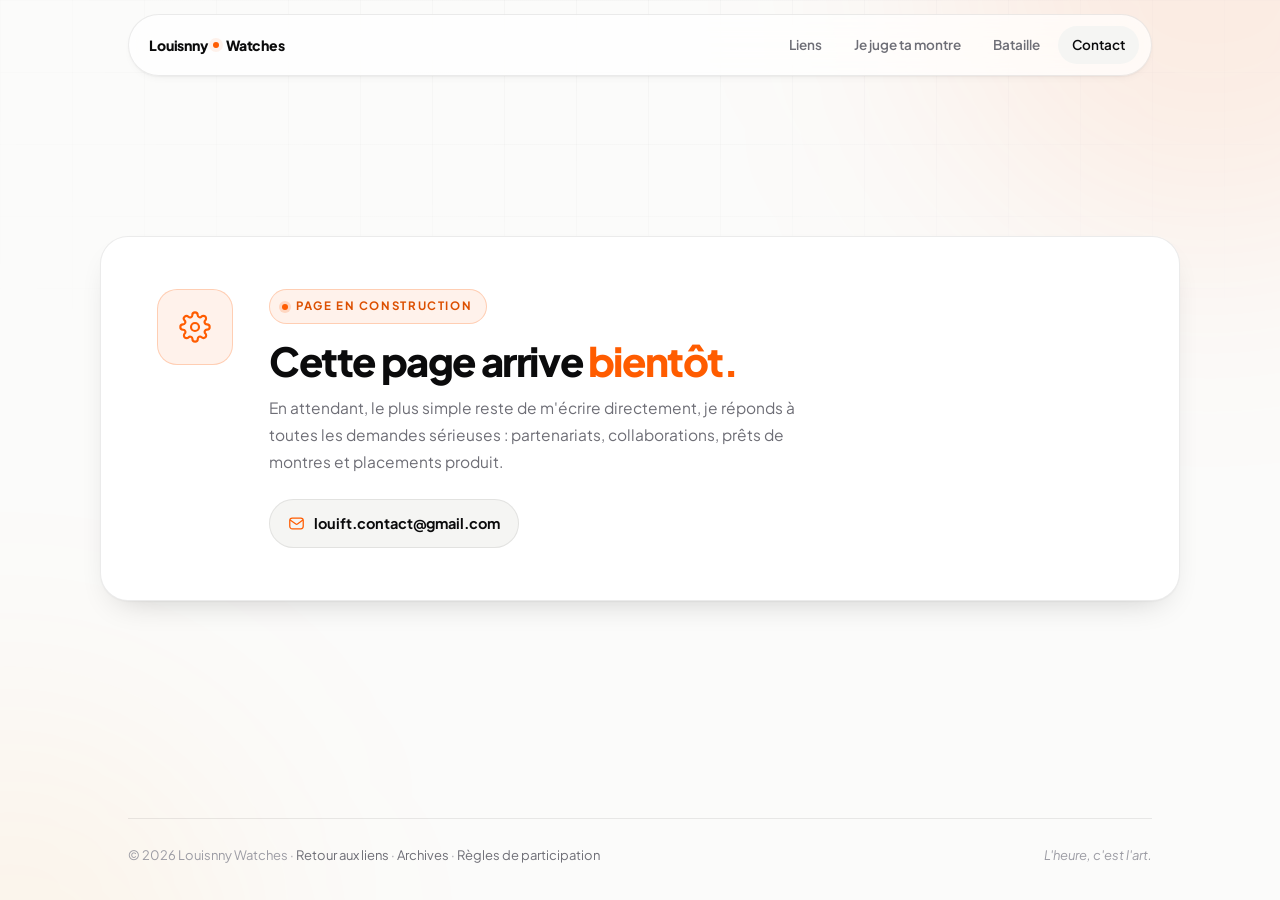
<file: contact.html>
<!DOCTYPE html>
<html lang="fr">
<head>
<meta charset="UTF-8"/>
<meta name="viewport" content="width=device-width, initial-scale=1.0"/>
<title>Contact professionnel · Louisnny Watches</title>
<meta name="description" content="Partenariats, collaborations et demandes professionnelles, contactez Louisnny Watches."/>
<meta name="theme-color" content="#FBFBFA"/>
<link rel="icon" href="data:image/svg+xml,<svg xmlns='http://www.w3.org/2000/svg' viewBox='0 0 32 32'><rect width='32' height='32' rx='9' fill='%230B0B0C'/><circle cx='16' cy='16' r='7' fill='none' stroke='%23FF5C00' stroke-width='2.4'/><path d='M16 12.4V16l2.2 2.2' stroke='%23FF5C00' stroke-width='2.4' stroke-linecap='round' fill='none'/></svg>"/>
<link rel="preconnect" href="https://fonts.googleapis.com"/>
<link rel="preconnect" href="https://fonts.gstatic.com" crossorigin/>
<link href="https://fonts.googleapis.com/css2?family=Plus+Jakarta+Sans:wght@400;500;600;700;800&display=swap" rel="stylesheet"/>

<!-- og -->
<link rel="canonical" href="https://iamlouis.co/contact.html"/>
<meta property="og:type" content="website"/>
<meta property="og:site_name" content="Louisnny Watches"/>
<meta property="og:locale" content="fr_FR"/>
<meta property="og:title" content="Contact professionnel"/>
<meta property="og:description" content="Partenariats, collaborations et demandes professionnelles."/>
<meta property="og:url" content="https://iamlouis.co/contact.html"/>
<meta property="og:image" content="https://iamlouis.co/og.png"/>
<meta property="og:image:width" content="1200"/>
<meta property="og:image:height" content="630"/>
<meta name="twitter:card" content="summary_large_image"/>
<meta name="twitter:title" content="Contact professionnel"/>
<meta name="twitter:description" content="Partenariats, collaborations et demandes professionnelles."/>
<meta name="twitter:image" content="https://iamlouis.co/og.png"/>
<!-- /og -->
<link rel="stylesheet" href="style.css"/>
</head>
<body>

<div class="canvas">
  <div class="veil veil-1"></div>
  <div class="veil veil-2"></div>
</div>

<div class="wrap">
  <nav class="nav" data-rise style="--d:.05s">
    <a href="index.html" class="nav-logo">Louisnny<i></i><span class="logo-tail">Watches</span></a>
    <div class="nav-links">
      <a href="index.html" class="nav-link">Liens</a>
      <a href="juge-ta-montre.html" class="nav-link"><span class="nav-full">Je juge ta montre</span><span class="nav-short">Juger</span></a>
      <a href="bataille.html" class="nav-link">Bataille</a>
      <a href="contact.html" class="nav-link is-active">Contact</a>
    </div>
  </nav>
</div>

<main class="wrap main stage">
  <section class="card wip" data-rise style="--d:.18s">
    <div class="wip-ico">
      <svg viewBox="0 0 24 24" fill="none" stroke="currentColor" stroke-width="1.6" stroke-linecap="round" stroke-linejoin="round">
        <circle cx="12" cy="12" r="3"/>
        <path d="M19.4 15a1.65 1.65 0 0 0 .33 1.82l.06.06a2 2 0 1 1-2.83 2.83l-.06-.06a1.65 1.65 0 0 0-1.82-.33 1.65 1.65 0 0 0-1 1.51V21a2 2 0 0 1-4 0v-.09A1.65 1.65 0 0 0 9 19.4a1.65 1.65 0 0 0-1.82.33l-.06.06a2 2 0 1 1-2.83-2.83l.06-.06a1.65 1.65 0 0 0 .33-1.82 1.65 1.65 0 0 0-1.51-1H3a2 2 0 0 1 0-4h.09A1.65 1.65 0 0 0 4.6 9a1.65 1.65 0 0 0-.33-1.82l-.06-.06a2 2 0 1 1 2.83-2.83l.06.06a1.65 1.65 0 0 0 1.82.33H9a1.65 1.65 0 0 0 1-1.51V3a2 2 0 0 1 4 0v.09a1.65 1.65 0 0 0 1 1.51 1.65 1.65 0 0 0 1.82-.33l.06-.06a2 2 0 1 1 2.83 2.83l-.06.06a1.65 1.65 0 0 0-.33 1.82V9a1.65 1.65 0 0 0 1.51 1H21a2 2 0 0 1 0 4h-.09a1.65 1.65 0 0 0-1.51 1z"/>
      </svg>
    </div>
    <div class="wip-body">
      <span class="eyebrow"><span class="pulse"></span> Page en construction</span>
      <h1 class="wip-title">Cette page arrive <em>bientôt.</em></h1>
      <p class="wip-text">
        En attendant, le plus simple reste de m'écrire directement, je réponds à toutes
        les demandes sérieuses : partenariats, collaborations, prêts de montres et placements produit.
      </p>
      <a href="mailto:louift.contact@gmail.com" class="wip-mail">
        <svg viewBox="0 0 24 24" fill="none" stroke="currentColor" stroke-width="1.8" stroke-linecap="round" stroke-linejoin="round">
          <rect x="2.5" y="4.5" width="19" height="15" rx="3.5"/><path d="M3.5 7.5l7.6 5.2a2 2 0 0 0 2.3 0l7.1-5.2"/>
        </svg>
        louift.contact@gmail.com
      </a>
    </div>
  </section>
</main>

<div class="wrap">
  <footer class="foot" data-rise style="--d:.3s">
    <span>&copy; 2026 Louisnny Watches · <a href="index.html">Retour aux liens</a> · <a href="batailles.html">Archives</a> · <a href="reglement.html">Règles de participation</a></span>
    <span class="foot-sign">L'heure, c'est l'art.</span>
  </footer>
</div>

</body>
</html>
</file>
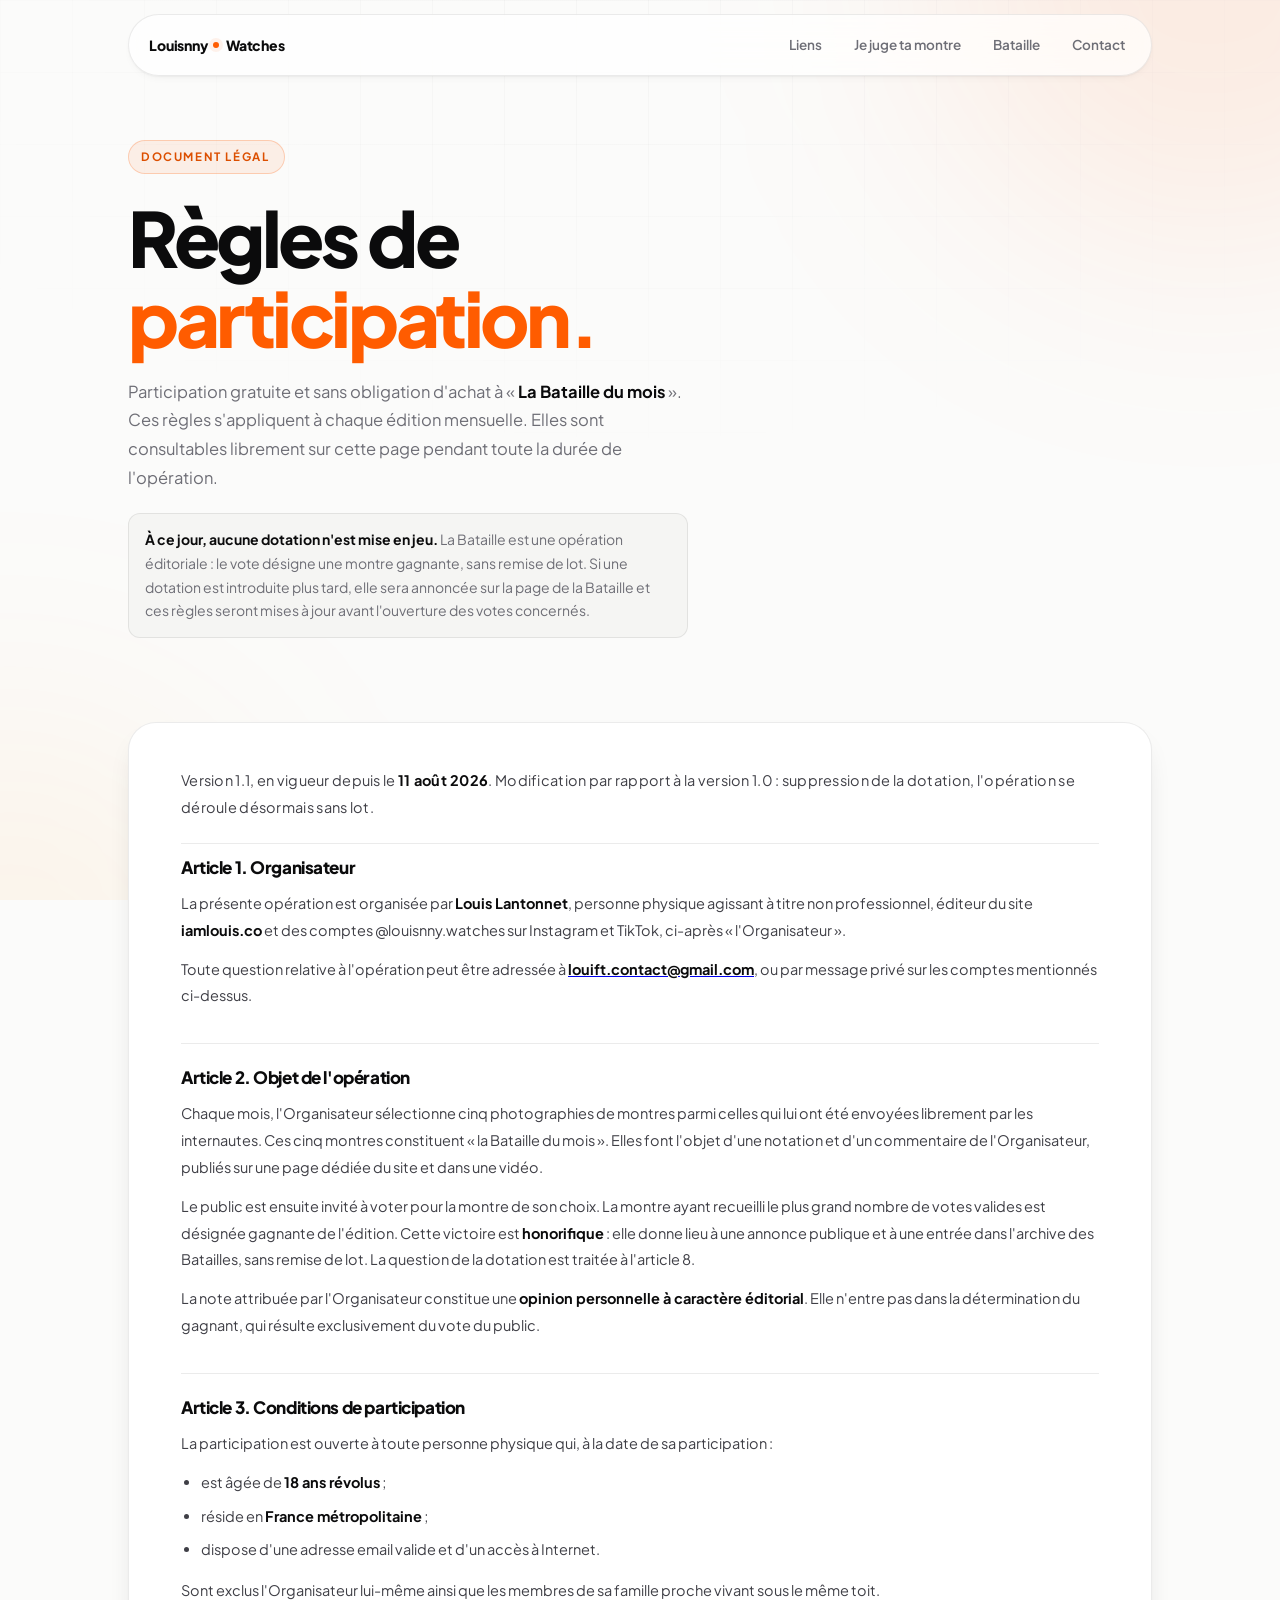
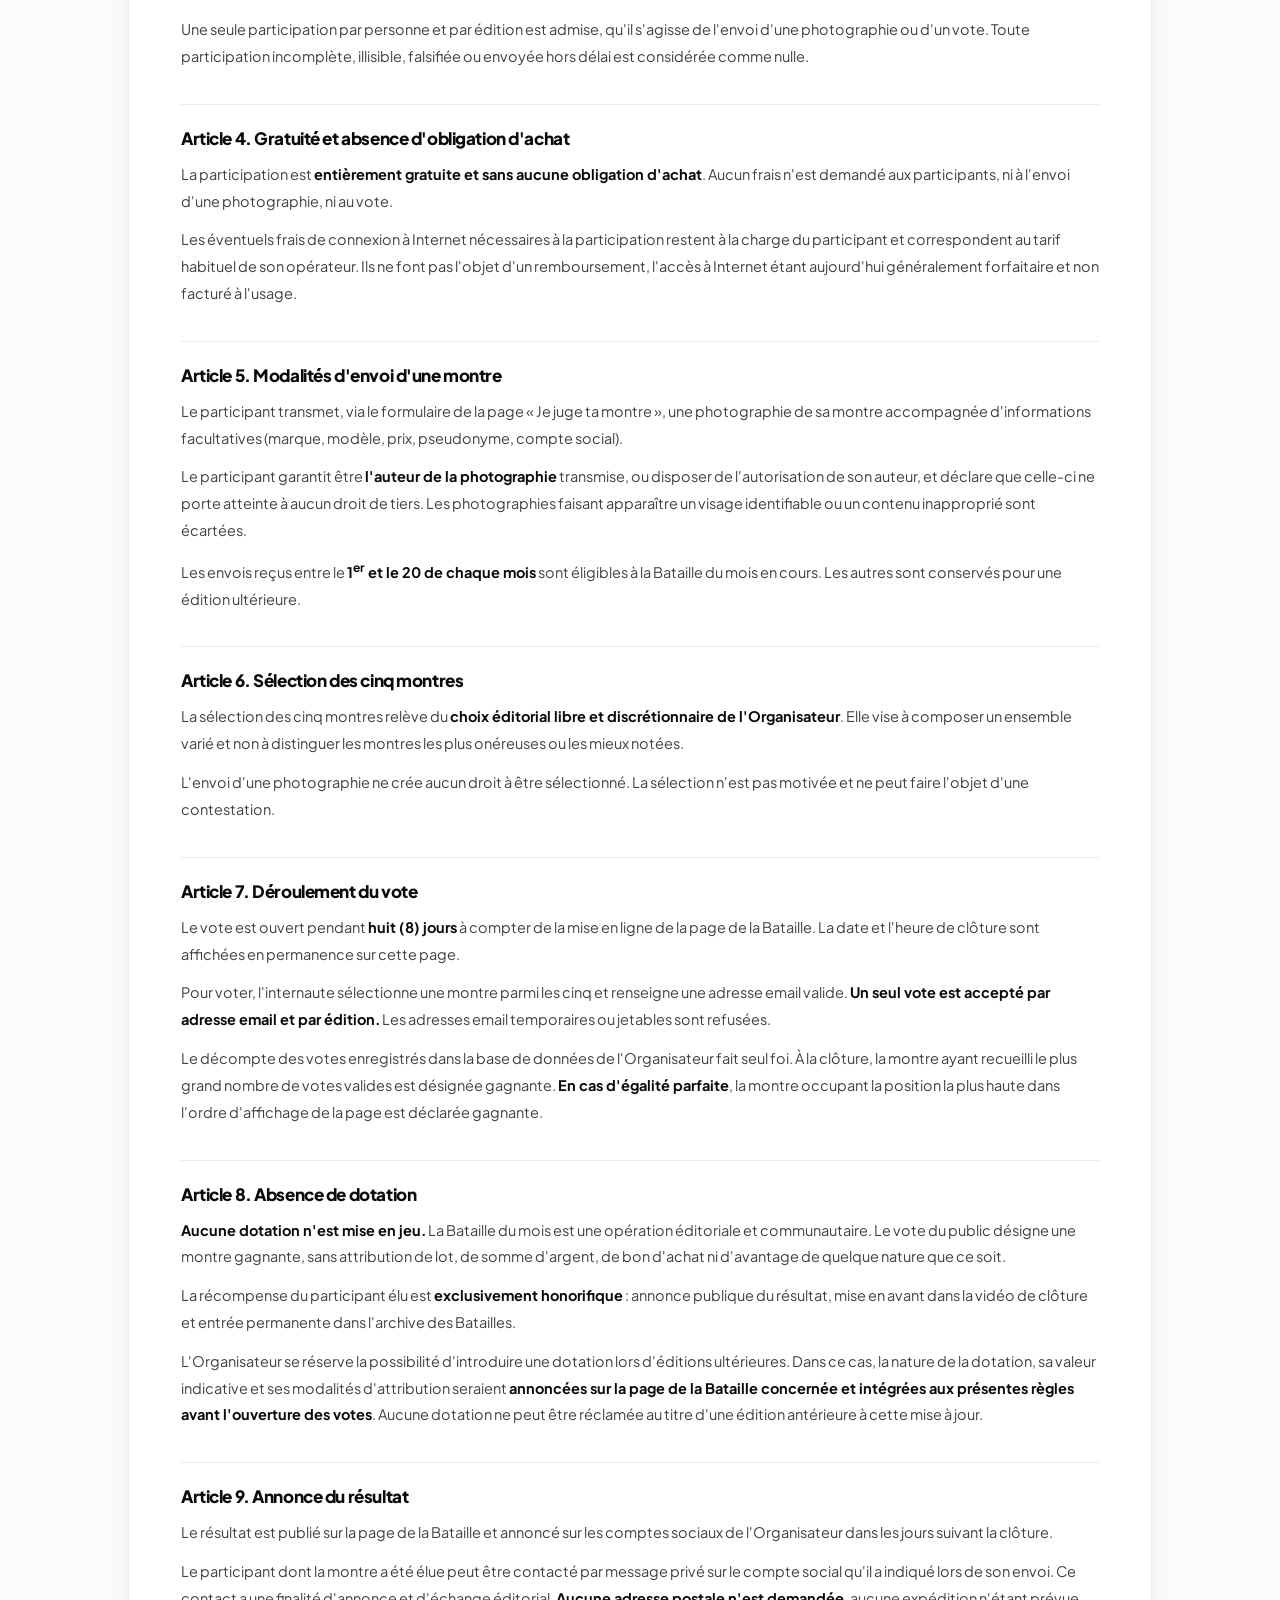
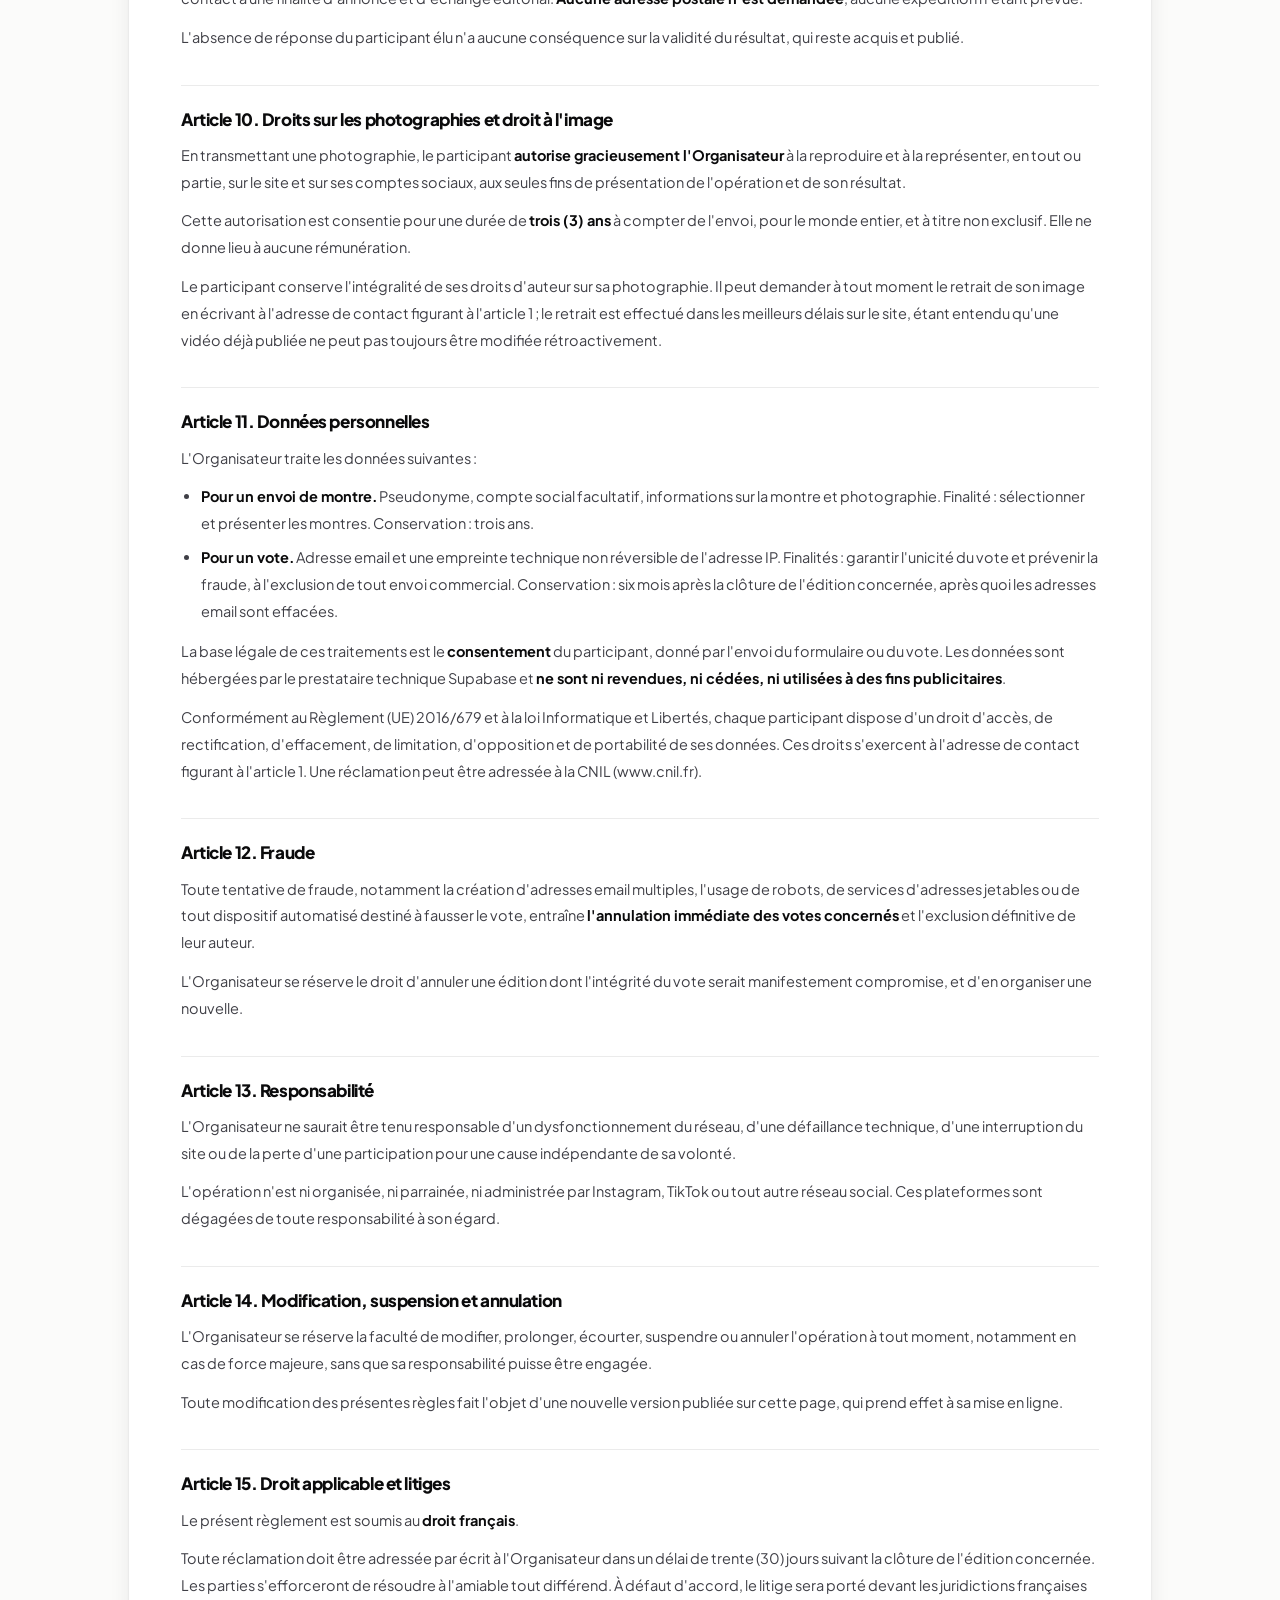
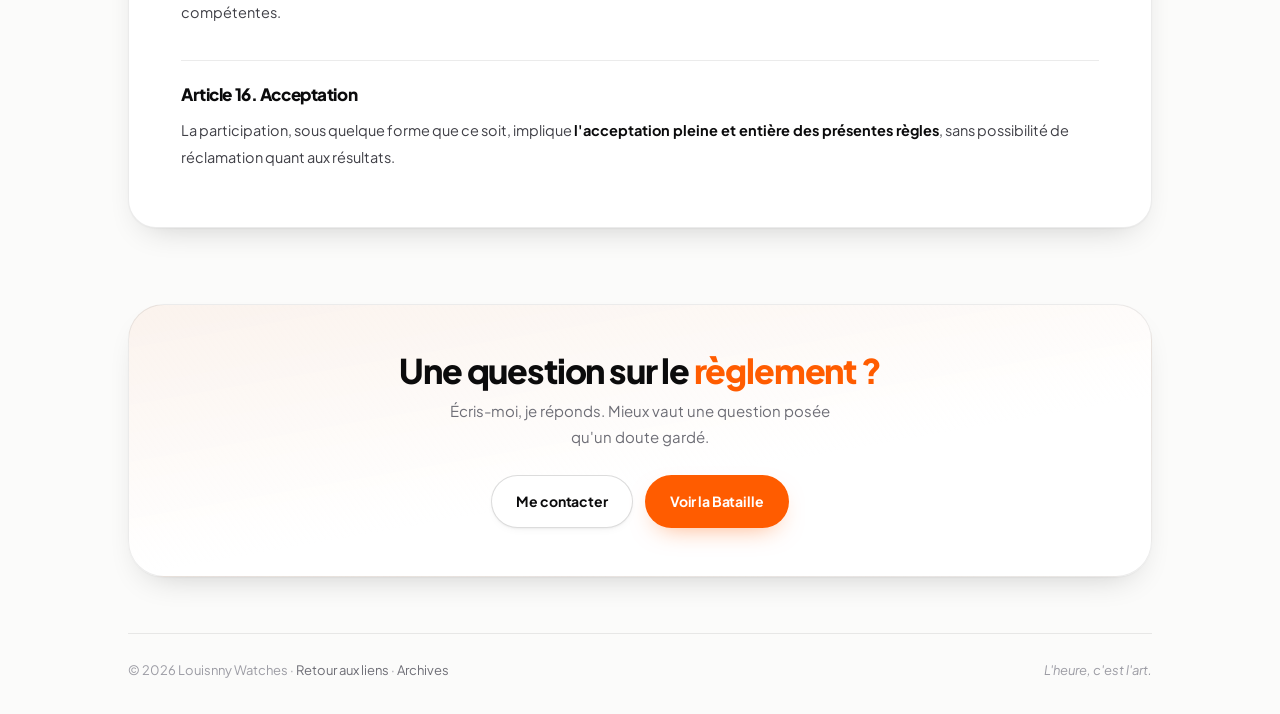
<file: reglement.html>
<!DOCTYPE html>
<html lang="fr">
<head>
<meta charset="UTF-8"/>
<meta name="viewport" content="width=device-width, initial-scale=1.0"/>
<title>Règles de participation · La Bataille · Louisnny Watches</title>
<meta name="description" content="Règles de participation à « La Bataille du mois » de Louisnny Watches. Participation gratuite, sans obligation d'achat et, à ce jour, sans dotation."/>
<meta name="robots" content="noindex, follow"/>
<meta name="theme-color" content="#FBFBFA"/>
<link rel="icon" href="data:image/svg+xml,<svg xmlns='http://www.w3.org/2000/svg' viewBox='0 0 32 32'><rect width='32' height='32' rx='9' fill='%230B0B0C'/><circle cx='16' cy='16' r='7' fill='none' stroke='%23FF5C00' stroke-width='2.4'/><path d='M16 12.4V16l2.2 2.2' stroke='%23FF5C00' stroke-width='2.4' stroke-linecap='round' fill='none'/></svg>"/>
<link rel="preconnect" href="https://fonts.googleapis.com"/>
<link rel="preconnect" href="https://fonts.gstatic.com" crossorigin/>
<link href="https://fonts.googleapis.com/css2?family=Plus+Jakarta+Sans:wght@400;500;600;700;800&display=swap" rel="stylesheet"/>

<!-- og -->
<link rel="canonical" href="https://iamlouis.co/reglement.html"/>
<meta property="og:type" content="website"/>
<meta property="og:site_name" content="Louisnny Watches"/>
<meta property="og:locale" content="fr_FR"/>
<meta property="og:title" content="Règles de participation"/>
<meta property="og:description" content="Règles de participation à « La Bataille du mois ». Gratuit, sans obligation d'achat."/>
<meta property="og:url" content="https://iamlouis.co/reglement.html"/>
<meta property="og:image" content="https://iamlouis.co/og.png"/>
<meta property="og:image:width" content="1200"/>
<meta property="og:image:height" content="630"/>
<meta name="twitter:card" content="summary_large_image"/>
<meta name="twitter:title" content="Règles de participation"/>
<meta name="twitter:description" content="Règles de participation à « La Bataille du mois ». Gratuit, sans obligation d'achat."/>
<meta name="twitter:image" content="https://iamlouis.co/og.png"/>
<!-- /og -->
<link rel="stylesheet" href="style.css"/>
</head>
<body>

<div class="canvas">
  <div class="veil veil-1"></div>
  <div class="veil veil-2"></div>
</div>

<div class="wrap">
  <nav class="nav" data-rise style="--d:.05s">
    <a href="index.html" class="nav-logo">Louisnny<i></i><span class="logo-tail">Watches</span></a>
    <div class="nav-links">
      <a href="index.html" class="nav-link">Liens</a>
      <a href="juge-ta-montre.html" class="nav-link"><span class="nav-full">Je juge ta montre</span><span class="nav-short">Juger</span></a>
      <a href="bataille.html" class="nav-link">Bataille</a>
      <a href="contact.html" class="nav-link">Contact</a>
    </div>
  </nav>
</div>

<main class="wrap main">

  <section class="hero" data-rise style="--d:.15s">
    <span class="eyebrow">Document légal</span>
    <h1 class="hero-title">Règles de <em>participation.</em></h1>
    <p class="hero-text">
      Participation gratuite et sans obligation d'achat à « <strong>La Bataille du mois</strong> ».
      Ces règles s'appliquent à chaque édition mensuelle. Elles sont consultables
      librement sur cette page pendant toute la durée de l'opération.
    </p>
    <p class="hero-note">
      <strong>À ce jour, aucune dotation n'est mise en jeu.</strong> La Bataille est une
      opération éditoriale : le vote désigne une montre gagnante, sans remise de lot.
      Si une dotation est introduite plus tard, elle sera annoncée sur la page de la
      Bataille et ces règles seront mises à jour avant l'ouverture des votes concernés.
    </p>
  </section>

  <section class="section" data-rise style="--d:.25s">
    <div class="card legal">

      <p class="legal-meta">
        Version 1.1, en vigueur depuis le <strong>11 août 2026</strong>.
        Modification par rapport à la version 1.0 : suppression de la dotation,
        l'opération se déroule désormais sans lot.
      </p>

      <h2>Article 1. Organisateur</h2>
      <p>
        La présente opération est organisée par <strong>Louis Lantonnet</strong>, personne physique
        agissant à titre non professionnel, éditeur du site
        <strong><span class="nowrap">iamlouis.co</span></strong> et des comptes
        <span class="nowrap">@louisnny.watches</span> sur Instagram et TikTok,
        ci-après « l'Organisateur ».
      </p>
      <p>
        Toute question relative à l'opération peut être adressée à
        <a href="mailto:louift.contact@gmail.com" class="nowrap"><strong>louift.contact@gmail.com</strong></a>,
        ou par message privé sur les comptes mentionnés ci-dessus.
      </p>

      <h2>Article 2. Objet de l'opération</h2>
      <p>
        Chaque mois, l'Organisateur sélectionne cinq photographies de montres parmi celles
        qui lui ont été envoyées librement par les internautes. Ces cinq montres constituent
        « la Bataille du mois ». Elles font l'objet d'une notation et d'un commentaire de
        l'Organisateur, publiés sur une page dédiée du site et dans une vidéo.
      </p>
      <p>
        Le public est ensuite invité à voter pour la montre de son choix. La montre ayant
        recueilli le plus grand nombre de votes valides est désignée gagnante de l'édition.
        Cette victoire est <strong>honorifique</strong> : elle donne lieu à une annonce publique
        et à une entrée dans l'archive des Batailles, sans remise de lot. La question de la
        dotation est traitée à l'article 8.
      </p>
      <p>
        La note attribuée par l'Organisateur constitue une <strong>opinion personnelle à
        caractère éditorial</strong>. Elle n'entre pas dans la détermination du gagnant, qui
        résulte exclusivement du vote du public.
      </p>

      <h2>Article 3. Conditions de participation</h2>
      <p>La participation est ouverte à toute personne physique qui, à la date de sa participation :</p>
      <ul>
        <li>est âgée de <strong>18 ans révolus</strong> ;</li>
        <li>réside en <strong>France métropolitaine</strong> ;</li>
        <li>dispose d'une adresse email valide et d'un accès à Internet.</li>
      </ul>
      <p>
        Sont exclus l'Organisateur lui-même ainsi que les membres de sa famille proche
        vivant sous le même toit.
      </p>
      <p>
        Une seule participation par personne et par édition est admise, qu'il s'agisse
        de l'envoi d'une photographie ou d'un vote. Toute participation incomplète,
        illisible, falsifiée ou envoyée hors délai est considérée comme nulle.
      </p>

      <h2>Article 4. Gratuité et absence d'obligation d'achat</h2>
      <p>
        La participation est <strong>entièrement gratuite et sans aucune obligation
        d'achat</strong>. Aucun frais n'est demandé aux participants, ni à l'envoi d'une
        photographie, ni au vote.
      </p>
      <p>
        Les éventuels frais de connexion à Internet nécessaires à la participation restent
        à la charge du participant et correspondent au tarif habituel de son opérateur.
        Ils ne font pas l'objet d'un remboursement, l'accès à Internet étant aujourd'hui
        généralement forfaitaire et non facturé à l'usage.
      </p>

      <h2>Article 5. Modalités d'envoi d'une montre</h2>
      <p>
        Le participant transmet, via le formulaire de la page « Je juge ta montre »,
        une photographie de sa montre accompagnée d'informations facultatives
        (marque, modèle, prix, pseudonyme, compte social).
      </p>
      <p>
        Le participant garantit être <strong>l'auteur de la photographie</strong> transmise, ou
        disposer de l'autorisation de son auteur, et déclare que celle-ci ne porte atteinte
        à aucun droit de tiers. Les photographies faisant apparaître un visage identifiable
        ou un contenu inapproprié sont écartées.
      </p>
      <p>
        Les envois reçus entre le <strong>1<sup>er</sup> et le 20 de chaque mois</strong> sont
        éligibles à la Bataille du mois en cours. Les autres sont conservés pour une
        édition ultérieure.
      </p>

      <h2>Article 6. Sélection des cinq montres</h2>
      <p>
        La sélection des cinq montres relève du <strong>choix éditorial libre et discrétionnaire
        de l'Organisateur</strong>. Elle vise à composer un ensemble varié et non à distinguer
        les montres les plus onéreuses ou les mieux notées.
      </p>
      <p>
        L'envoi d'une photographie ne crée aucun droit à être sélectionné. La sélection
        n'est pas motivée et ne peut faire l'objet d'une contestation.
      </p>

      <h2>Article 7. Déroulement du vote</h2>
      <p>
        Le vote est ouvert pendant <strong>huit (8) jours</strong> à compter de la mise en ligne
        de la page de la Bataille. La date et l'heure de clôture sont affichées en
        permanence sur cette page.
      </p>
      <p>
        Pour voter, l'internaute sélectionne une montre parmi les cinq et renseigne une
        adresse email valide. <strong>Un seul vote est accepté par adresse email et par
        édition.</strong> Les adresses email temporaires ou jetables sont refusées.
      </p>
      <p>
        Le décompte des votes enregistrés dans la base de données de l'Organisateur fait
        seul foi. À la clôture, la montre ayant recueilli le plus grand nombre de votes
        valides est désignée gagnante. <strong>En cas d'égalité parfaite</strong>, la montre
        occupant la position la plus haute dans l'ordre d'affichage de la page est déclarée
        gagnante.
      </p>

      <h2>Article 8. Absence de dotation</h2>
      <p>
        <strong>Aucune dotation n'est mise en jeu.</strong> La Bataille du mois est une
        opération éditoriale et communautaire. Le vote du public désigne une montre
        gagnante, sans attribution de lot, de somme d'argent, de bon d'achat ni
        d'avantage de quelque nature que ce soit.
      </p>
      <p>
        La récompense du participant élu est <strong>exclusivement honorifique</strong> :
        annonce publique du résultat, mise en avant dans la vidéo de clôture et entrée
        permanente dans l'archive des Batailles.
      </p>
      <p>
        L'Organisateur se réserve la possibilité d'introduire une dotation lors d'éditions
        ultérieures. Dans ce cas, la nature de la dotation, sa valeur indicative et ses
        modalités d'attribution seraient <strong>annoncées sur la page de la Bataille
        concernée et intégrées aux présentes règles avant l'ouverture des votes</strong>.
        Aucune dotation ne peut être réclamée au titre d'une édition antérieure à cette
        mise à jour.
      </p>

      <h2>Article 9. Annonce du résultat</h2>
      <p>
        Le résultat est publié sur la page de la Bataille et annoncé sur les comptes
        sociaux de l'Organisateur dans les jours suivant la clôture.
      </p>
      <p>
        Le participant dont la montre a été élue peut être contacté par message privé sur
        le compte social qu'il a indiqué lors de son envoi. Ce contact a une finalité
        d'annonce et d'échange éditorial. <strong>Aucune adresse postale n'est demandée</strong>,
        aucune expédition n'étant prévue.
      </p>
      <p>
        L'absence de réponse du participant élu n'a aucune conséquence sur la validité du
        résultat, qui reste acquis et publié.
      </p>

      <h2>Article 10. Droits sur les photographies et droit à l'image</h2>
      <p>
        En transmettant une photographie, le participant <strong>autorise gracieusement
        l'Organisateur</strong> à la reproduire et à la représenter, en tout ou partie, sur le
        site et sur ses comptes sociaux, aux seules fins de présentation de l'opération et
        de son résultat.
      </p>
      <p>
        Cette autorisation est consentie pour une durée de <strong>trois (3) ans</strong> à compter
        de l'envoi, pour le monde entier, et à titre non exclusif. Elle ne donne lieu à
        aucune rémunération.
      </p>
      <p>
        Le participant conserve l'intégralité de ses droits d'auteur sur sa photographie.
        Il peut demander à tout moment le retrait de son image en écrivant à l'adresse
        de contact figurant à l'article 1 ; le retrait est effectué dans les meilleurs
        délais sur le site, étant entendu qu'une vidéo déjà publiée ne peut pas toujours
        être modifiée rétroactivement.
      </p>

      <h2>Article 11. Données personnelles</h2>
      <p>
        L'Organisateur traite les données suivantes :
      </p>
      <ul>
        <li><strong>Pour un envoi de montre.</strong> Pseudonyme, compte social facultatif,
            informations sur la montre et photographie. Finalité : sélectionner et
            présenter les montres. Conservation : trois ans.</li>
        <li><strong>Pour un vote.</strong> Adresse email et une empreinte technique non
            réversible de l'adresse IP. Finalités : garantir l'unicité du vote et prévenir
            la fraude, à l'exclusion de tout envoi commercial. Conservation : six mois après
            la clôture de l'édition concernée, après quoi les adresses email sont effacées.</li>
      </ul>
      <p>
        La base légale de ces traitements est le <strong>consentement</strong> du participant,
        donné par l'envoi du formulaire ou du vote. Les données sont hébergées par le
        prestataire technique Supabase et <strong>ne sont ni revendues, ni cédées, ni utilisées
        à des fins publicitaires</strong>.
      </p>
      <p>
        Conformément au Règlement (UE) 2016/679 et à la loi Informatique et Libertés,
        chaque participant dispose d'un droit d'accès, de rectification, d'effacement,
        de limitation, d'opposition et de portabilité de ses données. Ces droits
        s'exercent à l'adresse de contact figurant à l'article 1. Une réclamation peut
        être adressée à la CNIL (<span class="nowrap">www.cnil.fr</span>).
      </p>

      <h2>Article 12. Fraude</h2>
      <p>
        Toute tentative de fraude, notamment la création d'adresses email multiples,
        l'usage de robots, de services d'adresses jetables ou de tout dispositif
        automatisé destiné à fausser le vote, entraîne <strong>l'annulation immédiate des
        votes concernés</strong> et l'exclusion définitive de leur auteur.
      </p>
      <p>
        L'Organisateur se réserve le droit d'annuler une édition dont l'intégrité du vote
        serait manifestement compromise, et d'en organiser une nouvelle.
      </p>

      <h2>Article 13. Responsabilité</h2>
      <p>
        L'Organisateur ne saurait être tenu responsable d'un dysfonctionnement du réseau,
        d'une défaillance technique, d'une interruption du site ou de la perte d'une
        participation pour une cause indépendante de sa volonté.
      </p>
      <p>
        L'opération n'est ni organisée, ni parrainée, ni administrée par Instagram, TikTok ou tout
        autre réseau social. Ces plateformes sont dégagées de toute responsabilité à son
        égard.
      </p>

      <h2>Article 14. Modification, suspension et annulation</h2>
      <p>
        L'Organisateur se réserve la faculté de modifier, prolonger, écourter, suspendre
        ou annuler l'opération à tout moment, notamment en cas de force majeure, sans que sa
        responsabilité puisse être engagée.
      </p>
      <p>
        Toute modification des présentes règles fait l'objet d'une nouvelle version
        publiée sur cette page, qui prend effet à sa mise en ligne.
      </p>

      <h2>Article 15. Droit applicable et litiges</h2>
      <p>
        Le présent règlement est soumis au <strong>droit français</strong>.
      </p>
      <p>
        Toute réclamation doit être adressée par écrit à l'Organisateur dans un délai de
        trente (30) jours suivant la clôture de l'édition concernée. Les parties
        s'efforceront de résoudre à l'amiable tout différend. À défaut d'accord, le litige
        sera porté devant les juridictions françaises compétentes.
      </p>

      <h2>Article 16. Acceptation</h2>
      <p>
        La participation, sous quelque forme que ce soit, implique
        <strong>l'acceptation pleine et entière des présentes règles</strong>, sans possibilité
        de réclamation quant aux résultats.
      </p>

    </div>
  </section>

  <section class="dm" data-rise style="--d:.35s">
    <h2 class="dm-t">Une question sur le <em>règlement ?</em></h2>
    <p class="dm-d">Écris-moi, je réponds. Mieux vaut une question posée qu'un doute gardé.</p>
    <div class="btn-row">
      <a href="contact.html" class="btn btn-ghost">Me contacter</a>
      <a href="bataille.html" class="btn btn-accent">Voir la Bataille</a>
    </div>
  </section>

</main>

<div class="wrap">
  <footer class="foot" data-rise style="--d:.4s">
    <span>&copy; 2026 Louisnny Watches · <a href="index.html">Retour aux liens</a> · <a href="batailles.html">Archives</a></span>
    <span class="foot-sign">L'heure, c'est l'art.</span>
  </footer>
</div>

</body>
</html>
</file>
<file: style.css>
/* ══════════════════════════════════════════════════════════════
   LOUISNNY WATCHES — Design system
   Épuré · moderne · fluide · arrondi
   Blanc / noir / gris + une touche d'orange
   ══════════════════════════════════════════════════════════════ */

:root{
  /* ── Couleurs ── */
  --bg:#FBFBFA;
  --surface:#FFFFFF;
  --surface-2:#F5F5F3;
  --ink:#0B0B0C;
  --ink-70:#3F3F46;
  --ink-50:#6E6E76;
  --ink-35:#9C9CA4;
  --line:rgba(11,11,12,.08);
  --line-2:rgba(11,11,12,.14);
  --accent:#FF5C00;
  --accent-ink:#DC4F00;
  --accent-soft:rgba(255,92,0,.08);
  --accent-line:rgba(255,92,0,.24);
  --error:#D92D20;
  --success:#0E9F6E;

  /* ── Rayons ── */
  --r-xs:10px; --r-sm:14px; --r-md:20px; --r-lg:28px; --r-xl:36px; --r-pill:999px;

  /* ── Ombres ── */
  --sh-sm:0 1px 2px rgba(11,11,12,.04), 0 4px 14px -10px rgba(11,11,12,.20);
  --sh-md:0 1px 2px rgba(11,11,12,.04), 0 14px 34px -18px rgba(11,11,12,.24);
  --sh-lg:0 2px 4px rgba(11,11,12,.03), 0 28px 64px -30px rgba(11,11,12,.30);
  --sh-accent:0 10px 26px -12px rgba(255,92,0,.55);

  /* ── Mouvement ── */
  --ease:cubic-bezier(.22,1,.36,1);
  --ease-soft:cubic-bezier(.4,0,.2,1);
}

*,*::before,*::after{margin:0;padding:0;box-sizing:border-box;}

html{scroll-behavior:smooth;-webkit-text-size-adjust:100%;}

body{
  background:var(--bg);
  color:var(--ink);
  font-family:'Plus Jakarta Sans',-apple-system,BlinkMacSystemFont,'Segoe UI',sans-serif;
  font-weight:400;
  font-size:16px;
  line-height:1.6;
  min-height:100svh;
  display:flex;
  flex-direction:column;
  overflow-x:hidden;
  -webkit-font-smoothing:antialiased;
  -moz-osx-font-smoothing:grayscale;
}

::selection{background:var(--accent);color:#fff;}

/* L'attribut hidden doit primer sur les display:flex/grid des classes ci-dessous */
[hidden]{display:none!important;}

/* ══════════════════════════════════════════════════════════════
   FOND — deux voiles orangés très légers, en lente dérive
   ══════════════════════════════════════════════════════════════ */
.canvas{position:fixed;inset:0;z-index:0;pointer-events:none;overflow:hidden;}
.canvas::after{
  content:'';position:absolute;inset:0;
  background-image:
    linear-gradient(rgba(11,11,12,.022) 1px,transparent 1px),
    linear-gradient(90deg,rgba(11,11,12,.022) 1px,transparent 1px);
  background-size:72px 72px;
  mask-image:radial-gradient(ellipse 90% 70% at 50% 0%,#000 10%,transparent 75%);
  -webkit-mask-image:radial-gradient(ellipse 90% 70% at 50% 0%,#000 10%,transparent 75%);
}
.veil{position:absolute;border-radius:50%;filter:blur(130px);}
.veil-1{width:540px;height:540px;top:-300px;right:-200px;background:rgba(255,92,0,.10);animation:float-a 16s var(--ease-soft) infinite alternate;}
.veil-2{width:460px;height:460px;bottom:-280px;left:-220px;background:rgba(255,140,0,.07);animation:float-b 20s var(--ease-soft) infinite alternate;}
@keyframes float-a{from{transform:translate(0,0)}to{transform:translate(-70px,60px)}}
@keyframes float-b{from{transform:translate(0,0)}to{transform:translate(60px,-70px)}}

/* ══════════════════════════════════════════════════════════════
   STRUCTURE
   ══════════════════════════════════════════════════════════════ */
.wrap{
  width:100%;max-width:1080px;
  margin-inline:auto;
  padding-inline:28px;
  position:relative;z-index:1;
}
.main{flex:1;width:100%;}

/* ── Barre de navigation flottante ── */
.nav{
  position:sticky;top:14px;z-index:50;
  display:flex;align-items:center;justify-content:space-between;gap:16px;
  margin-top:14px;padding:11px 12px 11px 20px;
  background:rgba(255,255,255,.72);
  backdrop-filter:saturate(180%) blur(18px);
  -webkit-backdrop-filter:saturate(180%) blur(18px);
  border:1px solid var(--line);
  border-radius:var(--r-pill);
  box-shadow:var(--sh-sm);
}
.nav-logo{
  display:inline-flex;align-items:center;gap:2px;
  font-size:14px;font-weight:800;letter-spacing:-.01em;
  color:var(--ink);text-decoration:none;white-space:nowrap;
}
.nav-logo i{
  width:6px;height:6px;border-radius:50%;
  background:var(--accent);margin:0 5px 0 3px;
  box-shadow:0 0 0 4px var(--accent-soft);
}
.nav-links{display:flex;align-items:center;gap:4px;}
.nav-link{
  font-size:13.5px;font-weight:600;color:var(--ink-50);white-space:nowrap;
  text-decoration:none;padding:8px 14px;border-radius:var(--r-pill);
  transition:color .25s var(--ease-soft),background .25s var(--ease-soft);
}
.nav-short{display:none;}
.nav-link:hover{color:var(--ink);background:var(--surface-2);}
.nav-link.is-active{color:var(--ink);background:var(--surface-2);}

/* ── Pied de page ── */
.foot{
  display:flex;align-items:center;justify-content:space-between;gap:14px;
  flex-wrap:wrap;
  margin-top:56px;padding:26px 0 34px;
  border-top:1px solid var(--line);
  font-size:13px;color:var(--ink-35);
}
.foot a{color:var(--ink-50);text-decoration:none;transition:color .2s;}
.foot a:hover{color:var(--accent-ink);}
.foot-sign{font-style:italic;color:var(--ink-35);}

/* ══════════════════════════════════════════════════════════════
   TYPOGRAPHIE
   ══════════════════════════════════════════════════════════════ */
h1,h2,h3{font-weight:800;letter-spacing:-.035em;line-height:1.05;}
em{font-style:normal;color:var(--accent);}

.eyebrow{
  display:inline-flex;align-items:center;gap:8px;
  font-size:11.5px;font-weight:700;letter-spacing:.14em;text-transform:uppercase;
  color:var(--accent-ink);
  background:var(--accent-soft);border:1px solid var(--accent-line);
  padding:7px 14px 7px 12px;border-radius:var(--r-pill);
}
.pulse{
  width:6px;height:6px;border-radius:50%;background:var(--accent);
  box-shadow:0 0 0 3px rgba(255,92,0,.18);
  animation:pulse 2.4s var(--ease-soft) infinite;
}
@keyframes pulse{0%,100%{opacity:1;transform:scale(1)}50%{opacity:.45;transform:scale(.82)}}

.sec-head{display:flex;align-items:center;gap:14px;margin-bottom:26px;}
.sec-num{
  font-size:12px;font-weight:800;letter-spacing:.1em;color:var(--accent);
  background:var(--accent-soft);border:1px solid var(--accent-line);
  padding:5px 11px;border-radius:var(--r-pill);flex-shrink:0;
}
.sec-title{font-size:clamp(24px,3vw,34px);}
.sec-title em{color:var(--ink-35);}

/* ══════════════════════════════════════════════════════════════
   BOUTONS
   ══════════════════════════════════════════════════════════════ */
.btn{
  display:inline-flex;align-items:center;justify-content:center;gap:9px;
  padding:14px 24px;border-radius:var(--r-pill);
  font-family:inherit;font-size:14px;font-weight:700;letter-spacing:-.01em;
  text-decoration:none;border:1px solid transparent;cursor:pointer;
  transition:transform .3s var(--ease),background .25s var(--ease-soft),
             border-color .25s var(--ease-soft),color .25s var(--ease-soft),
             box-shadow .3s var(--ease);
}
.btn svg{width:17px;height:17px;flex-shrink:0;}
.btn:hover{transform:translateY(-2px);}
.btn:active{transform:translateY(0);}

.btn-primary{background:var(--ink);color:#fff;box-shadow:var(--sh-sm);}
.btn-primary:hover{background:#232326;box-shadow:var(--sh-md);}

.btn-accent{background:var(--accent);color:#fff;box-shadow:var(--sh-accent);}
.btn-accent:hover{background:#FF7020;box-shadow:0 14px 32px -12px rgba(255,92,0,.65);}

.btn-ghost{background:var(--surface);border-color:var(--line-2);color:var(--ink);box-shadow:var(--sh-sm);}
.btn-ghost:hover{border-color:var(--ink);background:var(--surface);}

.btn:disabled{opacity:.5;cursor:not-allowed;transform:none;box-shadow:none;}
.btn-row{display:flex;gap:12px;flex-wrap:wrap;}

/* ══════════════════════════════════════════════════════════════
   CARTES
   ══════════════════════════════════════════════════════════════ */
.card{
  background:var(--surface);
  border:1px solid var(--line);
  border-radius:var(--r-lg);
  box-shadow:var(--sh-md);
}

/* ══════════════════════════════════════════════════════════════
   ANIMATIONS D'ENTRÉE
   ══════════════════════════════════════════════════════════════ */
[data-rise]{opacity:0;animation:rise .85s var(--ease) forwards;animation-delay:var(--d,0s);}
@keyframes rise{from{opacity:0;transform:translateY(20px)}to{opacity:1;transform:translateY(0)}}

@media (prefers-reduced-motion:reduce){
  *,*::before,*::after{animation-duration:.01ms!important;animation-iteration-count:1!important;transition-duration:.01ms!important;}
  [data-rise]{opacity:1;}
}

/* ══════════════════════════════════════════════════════════════
   PAGE — HUB DE LIENS (index.html)
   ══════════════════════════════════════════════════════════════ */
.hub{
  flex:1;display:flex;align-items:center;justify-content:center;
  padding:44px 0 24px;
}
.hub-inner{width:100%;max-width:460px;margin-inline:auto;}

.profile{display:flex;flex-direction:column;align-items:center;text-align:center;margin-bottom:30px;}
.avatar{
  position:relative;width:104px;height:104px;border-radius:50%;
  background:var(--surface);padding:4px;
  box-shadow:var(--sh-md);margin-bottom:20px;
}
.avatar img{width:100%;height:100%;border-radius:50%;object-fit:cover;display:block;}
.avatar .initial{
  width:100%;height:100%;border-radius:50%;
  display:flex;align-items:center;justify-content:center;
  background:var(--surface-2);color:var(--accent);
  font-size:40px;font-weight:800;letter-spacing:-.03em;
}
.avatar::after{
  content:'';position:absolute;right:5px;bottom:5px;
  width:20px;height:20px;border-radius:50%;
  background:var(--accent);border:3px solid var(--bg);
}
.profile-name{font-size:38px;letter-spacing:-.045em;}
.profile-bio{
  margin-top:10px;font-size:14.5px;line-height:1.65;color:var(--ink-50);
  max-width:330px;
}
.profile-tags{display:flex;gap:8px;flex-wrap:wrap;justify-content:center;margin-top:16px;}
.tag{
  font-size:12px;font-weight:600;color:var(--ink-50);
  background:var(--surface);border:1px solid var(--line);
  padding:6px 13px;border-radius:var(--r-pill);box-shadow:var(--sh-sm);
}

.links{display:flex;flex-direction:column;gap:10px;}
.link{
  display:flex;align-items:center;gap:15px;
  padding:14px 16px;
  background:var(--surface);border:1px solid var(--line);
  border-radius:var(--r-md);box-shadow:var(--sh-sm);
  text-decoration:none;color:var(--ink);
  transition:transform .35s var(--ease),box-shadow .35s var(--ease),border-color .25s var(--ease-soft);
}
.link:hover{transform:translateY(-3px);box-shadow:var(--sh-md);border-color:var(--line-2);}
.link-ico{
  width:44px;height:44px;border-radius:var(--r-sm);flex-shrink:0;
  display:flex;align-items:center;justify-content:center;
  background:var(--surface-2);color:var(--ink);
  transition:background .3s var(--ease-soft),color .3s var(--ease-soft),transform .35s var(--ease);
}
.link-ico svg{width:20px;height:20px;}
.link:hover .link-ico{background:var(--accent-soft);color:var(--accent-ink);transform:scale(1.06);}
.link-body{flex:1;min-width:0;}
.link-label{display:block;font-size:15px;font-weight:700;letter-spacing:-.015em;}
.link-sub{display:block;font-size:13px;color:var(--ink-35);margin-top:1px;}
.link-arrow{color:var(--ink-35);flex-shrink:0;display:flex;transition:transform .35s var(--ease),color .25s;}
.link-arrow svg{width:17px;height:17px;}
.link:hover .link-arrow{transform:translateX(4px);color:var(--ink);}

.link.is-feature{border-color:var(--accent-line);background:linear-gradient(180deg,rgba(255,92,0,.045),transparent 60%);}
.link.is-feature .link-ico{background:var(--accent-soft);color:var(--accent-ink);}

.promo{
  display:inline-flex;align-items:center;gap:6px;margin-top:5px;
  font-size:11.5px;font-weight:700;letter-spacing:.01em;
  color:var(--accent-ink);background:var(--accent-soft);
  border:1px solid var(--accent-line);
  padding:3px 10px;border-radius:var(--r-pill);
}
.promo i{width:5px;height:5px;border-radius:50%;background:var(--accent);flex-shrink:0;}

.hub-foot{margin-top:32px;display:flex;flex-direction:column;align-items:center;gap:10px;text-align:center;}

/* ══════════════════════════════════════════════════════════════
   PAGE — HERO GÉNÉRIQUE
   ══════════════════════════════════════════════════════════════ */
.hero{max-width:720px;padding:64px 0 8px;}
.hero .eyebrow{margin-bottom:24px;}
.hero-title{font-size:clamp(42px,6.6vw,76px);letter-spacing:-.045em;margin-bottom:20px;}
.hero-text{font-size:16.5px;line-height:1.75;color:var(--ink-50);max-width:560px;}
.hero-text strong{color:var(--ink);font-weight:700;}
/* Encart de transparence sur l'état du concept (v1, pas de lot pour l'instant) */
.hero-note{margin-top:20px;max-width:560px;padding:14px 16px;border-radius:12px;
  border:1px solid var(--line);background:var(--surface-2,rgba(0,0,0,.025));
  font-size:14px;line-height:1.7;color:var(--ink-50);}
.hero-note strong{color:var(--ink);font-weight:700;}
.hero .btn-row{margin-top:34px;}

.section{margin-top:76px;scroll-margin-top:96px;}

/* ══════════════════════════════════════════════════════════════
   PAGE — JUGE TA MONTRE
   ══════════════════════════════════════════════════════════════ */
.form-card{padding:36px 40px;}
.form-grid{display:grid;grid-template-columns:1fr 1fr;gap:20px 22px;}
.field{display:flex;flex-direction:column;gap:7px;}
.field.full{grid-column:1/-1;}
.field label{font-size:13px;font-weight:700;letter-spacing:-.01em;color:var(--ink-70);}
.field label .req{color:var(--accent);margin-left:2px;}
.field input,.field textarea{
  width:100%;background:var(--surface-2);
  border:1px solid transparent;border-radius:var(--r-sm);
  padding:13px 15px;color:var(--ink);
  font-family:inherit;font-size:14.5px;font-weight:500;
  transition:border-color .25s var(--ease-soft),background .25s var(--ease-soft),box-shadow .25s var(--ease-soft);
}
.field textarea{resize:vertical;min-height:104px;line-height:1.65;}
.field input::placeholder,.field textarea::placeholder{color:var(--ink-35);font-weight:400;}
.field input:focus,.field textarea:focus{
  outline:none;background:var(--surface);
  border-color:var(--accent);box-shadow:0 0 0 4px var(--accent-soft);
}
.field .hint{font-size:12px;color:var(--ink-35);line-height:1.5;}
.honeypot{position:absolute;left:-9999px;opacity:0;height:0;width:0;pointer-events:none;}

/* ── Zone de dépôt ── */
.drop{
  grid-column:1/-1;
  border:1.5px dashed var(--line-2);border-radius:var(--r-md);
  background:var(--surface-2);
  padding:34px 24px;text-align:center;cursor:pointer;
  transition:border-color .25s var(--ease-soft),background .25s var(--ease-soft);
}
.drop:hover,.drop.dragover{border-color:var(--accent);background:var(--accent-soft);}
.drop input[type=file]{display:none;}
.drop-ico{
  width:48px;height:48px;margin:0 auto 14px;border-radius:var(--r-sm);
  display:flex;align-items:center;justify-content:center;
  background:var(--surface);color:var(--accent);box-shadow:var(--sh-sm);
}
.drop-ico svg{width:21px;height:21px;}
.drop-t{font-size:14.5px;font-weight:700;margin-bottom:5px;letter-spacing:-.015em;}
.drop-d{font-size:13px;color:var(--ink-35);line-height:1.6;}

/* ── Aperçu ── */
.preview{
  grid-column:1/-1;display:none;gap:16px;align-items:center;
  border:1px solid var(--line);border-radius:var(--r-md);
  padding:14px;background:var(--surface-2);
}
.preview.show{display:flex;animation:rise .5s var(--ease) forwards;}
.preview img{width:88px;height:88px;object-fit:cover;border-radius:var(--r-sm);flex-shrink:0;background:var(--surface);}
.preview-meta{flex:1;min-width:0;}
.preview-name{font-size:14px;font-weight:700;margin-bottom:3px;word-break:break-all;letter-spacing:-.015em;}
.preview-size{font-size:12.5px;color:var(--ink-35);}
.preview-remove{
  background:var(--surface);border:1px solid var(--line-2);color:var(--ink-50);
  border-radius:var(--r-pill);padding:9px 16px;font-family:inherit;
  font-size:12.5px;font-weight:700;cursor:pointer;flex-shrink:0;
  transition:color .2s,border-color .2s,background .2s;
}
.preview-remove:hover{color:var(--error);border-color:rgba(217,45,32,.35);background:rgba(217,45,32,.05);}

.form-foot{
  grid-column:1/-1;display:flex;align-items:center;justify-content:space-between;
  gap:20px;flex-wrap:wrap;margin-top:4px;
}
.consent{font-size:12.5px;color:var(--ink-35);line-height:1.6;max-width:400px;}

/* ── États ── */
.status{
  grid-column:1/-1;display:none;align-items:flex-start;gap:11px;
  border-radius:var(--r-sm);padding:14px 16px;font-size:13.5px;line-height:1.6;font-weight:500;
}
.status.show{display:flex;}
.status.err{background:rgba(217,45,32,.06);border:1px solid rgba(217,45,32,.22);color:var(--error);}
.status.ok{background:rgba(14,159,110,.06);border:1px solid rgba(14,159,110,.22);color:var(--success);}
.status-ico{
  flex-shrink:0;font-weight:800;width:19px;height:19px;border-radius:50%;
  display:flex;align-items:center;justify-content:center;font-size:12px;
  background:currentColor;color:var(--surface);margin-top:1px;
}
.spinner{
  width:15px;height:15px;border-radius:50%;
  border:2px solid rgba(255,255,255,.3);border-top-color:#fff;
  animation:spin .7s linear infinite;
}
@keyframes spin{to{transform:rotate(360deg)}}

/* ── Écran de succès ── */
.done{
  display:none;text-align:center;padding:52px 40px;
  border:1px solid rgba(14,159,110,.22);border-radius:var(--r-lg);
  background:linear-gradient(170deg,rgba(14,159,110,.06),var(--surface) 62%);
  box-shadow:var(--sh-md);
}
.done.show{display:block;animation:rise .6s var(--ease) forwards;}
.done-ico{
  width:60px;height:60px;margin:0 auto 20px;border-radius:50%;
  display:flex;align-items:center;justify-content:center;
  background:var(--surface);color:var(--success);box-shadow:var(--sh-sm);
}
.done-ico svg{width:26px;height:26px;}
.done-t{font-size:clamp(26px,3.4vw,34px);margin-bottom:10px;}
.done-t em{color:var(--success);}
.done-d{font-size:15px;color:var(--ink-50);line-height:1.75;max-width:420px;margin:0 auto 26px;}

/* ── Étapes ── */
.steps{display:grid;grid-template-columns:repeat(3,1fr);gap:14px;}
.step{
  background:var(--surface);border:1px solid var(--line);border-radius:var(--r-lg);
  padding:28px 26px;box-shadow:var(--sh-sm);
  transition:transform .35s var(--ease),box-shadow .35s var(--ease),border-color .25s;
}
.step:hover{transform:translateY(-4px);box-shadow:var(--sh-md);border-color:var(--line-2);}
.step-n{
  width:34px;height:34px;border-radius:var(--r-xs);margin-bottom:16px;
  display:flex;align-items:center;justify-content:center;
  background:var(--accent-soft);color:var(--accent-ink);
  font-size:13px;font-weight:800;letter-spacing:-.01em;
}
.step-t{font-size:15.5px;font-weight:700;margin-bottom:7px;letter-spacing:-.02em;}
.step-d{font-size:14px;color:var(--ink-50);line-height:1.7;}

/* ── Critères ── */
.scale{display:grid;grid-template-columns:repeat(4,1fr);gap:14px;}
.crit{
  background:var(--surface);border:1px solid var(--line);border-radius:var(--r-lg);
  padding:24px 22px;box-shadow:var(--sh-sm);
  transition:transform .35s var(--ease),box-shadow .35s var(--ease),border-color .25s;
}
.crit:hover{transform:translateY(-4px);box-shadow:var(--sh-md);border-color:var(--accent-line);}
.crit-t{font-size:15px;font-weight:700;margin-bottom:7px;letter-spacing:-.02em;}
.crit-d{font-size:13.5px;color:var(--ink-50);line-height:1.65;}
.crit-pts{
  display:inline-block;margin-top:14px;
  font-size:11.5px;font-weight:700;letter-spacing:.06em;
  color:var(--accent-ink);background:var(--accent-soft);
  border:1px solid var(--accent-line);padding:4px 10px;border-radius:var(--r-pill);
}

/* ── Conseils ── */
.tips{padding:34px 38px;}
.tip-list{list-style:none;display:grid;grid-template-columns:1fr 1fr;gap:16px 32px;}
.tip{display:flex;gap:12px;align-items:flex-start;font-size:14px;color:var(--ink-50);line-height:1.65;}
.tip-ico{
  width:21px;height:21px;border-radius:50%;flex-shrink:0;margin-top:2px;
  display:flex;align-items:center;justify-content:center;
  background:var(--accent-soft);color:var(--accent-ink);
  font-size:11px;font-weight:800;
}
.tip strong{color:var(--ink);font-weight:700;}

/* ── Bloc DM ── */
.dm{
  margin-top:76px;text-align:center;padding:48px 40px;
  border:1px solid var(--line);border-radius:var(--r-xl);
  background:linear-gradient(170deg,rgba(255,92,0,.05),var(--surface) 60%);
  box-shadow:var(--sh-md);
}
.dm-t{font-size:clamp(24px,3.2vw,34px);margin-bottom:10px;}
.dm-d{font-size:15px;color:var(--ink-50);line-height:1.7;max-width:420px;margin:0 auto 26px;}
.dm .btn-row{justify-content:center;}

/* ══════════════════════════════════════════════════════════════
   PAGE — CONTACT / EN CONSTRUCTION
   ══════════════════════════════════════════════════════════════ */
.stage{flex:1;display:flex;align-items:center;padding:56px 0;}
.wip{width:100%;padding:52px 56px;display:flex;align-items:flex-start;gap:36px;}
.wip-ico{
  width:76px;height:76px;border-radius:var(--r-md);flex-shrink:0;
  display:flex;align-items:center;justify-content:center;
  background:var(--accent-soft);border:1px solid var(--accent-line);color:var(--accent);
}
.wip-ico svg{width:32px;height:32px;animation:turn 9s linear infinite;}
@keyframes turn{to{transform:rotate(360deg)}}
.wip-body{flex:1;}
.wip-title{font-size:clamp(28px,3.6vw,40px);margin:16px 0 12px;}
.wip-text{font-size:15.5px;color:var(--ink-50);line-height:1.75;max-width:560px;}
.wip-mail{
  display:inline-flex;align-items:center;gap:9px;margin-top:24px;
  padding:12px 18px;border-radius:var(--r-pill);
  background:var(--surface-2);border:1px solid var(--line);
  font-size:14.5px;font-weight:700;color:var(--ink);text-decoration:none;
  transition:border-color .25s,background .25s,transform .3s var(--ease);
}
.wip-mail svg{width:17px;height:17px;color:var(--accent);}
.wip-mail:hover{border-color:var(--accent-line);background:var(--accent-soft);transform:translateY(-2px);}

/* ══════════════════════════════════════════════════════════════
   RESPONSIVE
   ══════════════════════════════════════════════════════════════ */
@media (max-width:900px){
  .steps{grid-template-columns:1fr;}
  .scale{grid-template-columns:1fr 1fr;}
  .tip-list{grid-template-columns:1fr;}
  .wip{flex-direction:column;align-items:center;text-align:center;gap:26px;padding:40px 30px;}
  .wip-text{max-width:none;}
}

@media (max-width:680px){
  .wrap{padding-inline:18px;}
  .nav{padding:9px 9px 9px 16px;}
  .nav-link{padding:7px 11px;font-size:13px;}
  .hero{padding-top:44px;}
  .section{margin-top:56px;}
  .form-card{padding:24px 20px;}
  .form-grid{grid-template-columns:1fr;}
  .tips{padding:26px 22px;}
  .dm{margin-top:56px;padding:38px 24px;border-radius:var(--r-lg);}
  .done{padding:40px 24px;}
  .scale{grid-template-columns:1fr;}
  .btn{width:100%;}
  .btn-row{gap:10px;}
  .preview{flex-direction:column;text-align:center;}
  .preview-remove{width:100%;}
  .form-foot{flex-direction:column;align-items:stretch;}
  .consent{max-width:none;text-align:center;}
  .foot{flex-direction:column;gap:8px;text-align:center;justify-content:center;}
}

@media (max-width:560px){
  .nav{padding:8px 8px 8px 14px;}
  .nav-logo{font-size:13px;}
  .nav-logo .logo-tail{display:none;}
  .nav-logo i{margin:0 0 0 3px;box-shadow:0 0 0 3px var(--accent-soft);}
  .nav-link{padding:7px 10px;font-size:12.5px;}
  .nav-full{display:none;}
  .nav-short{display:inline;}
  .profile-name{font-size:33px;}
}


/* ══════════════════════════════════════════════════════════════
   V2 — TIER LIST & BATAILLES
   ══════════════════════════════════════════════════════════════ */

:root{
  --tier-s:#FF5C00;  --tier-s-soft:rgba(255,92,0,.10);   --tier-s-line:rgba(255,92,0,.28);
  --tier-a:#0E9F6E;  --tier-a-soft:rgba(14,159,110,.09); --tier-a-line:rgba(14,159,110,.26);
  --tier-b:#3F3F46;  --tier-b-soft:rgba(63,63,70,.07);   --tier-b-line:rgba(63,63,70,.20);
  --tier-c:#B45309;  --tier-c-soft:rgba(180,83,9,.08);   --tier-c-line:rgba(180,83,9,.24);
  --tier-d:#D92D20;  --tier-d-soft:rgba(217,45,32,.07);  --tier-d-line:rgba(217,45,32,.22);
}

/* ── Badge de tier ── */
.tier-badge{
  display:inline-flex;align-items:center;justify-content:center;
  width:38px;height:38px;border-radius:var(--r-sm);flex-shrink:0;
  font-size:17px;font-weight:800;letter-spacing:-.02em;
  border:1px solid transparent;
}
.tier-badge.sm{width:28px;height:28px;font-size:13px;border-radius:var(--r-xs);}
.tier-badge.lg{width:52px;height:52px;font-size:23px;border-radius:var(--r-md);}
.tier-S{background:var(--tier-s-soft);border-color:var(--tier-s-line);color:var(--tier-s);}
.tier-A{background:var(--tier-a-soft);border-color:var(--tier-a-line);color:var(--tier-a);}
.tier-B{background:var(--tier-b-soft);border-color:var(--tier-b-line);color:var(--tier-b);}
.tier-C{background:var(--tier-c-soft);border-color:var(--tier-c-line);color:var(--tier-c);}
.tier-D{background:var(--tier-d-soft);border-color:var(--tier-d-line);color:var(--tier-d);}

/* ── Grille de la tier list ── */
.tiers{display:grid;gap:10px;}
.tier-row{
  display:flex;align-items:center;gap:18px;
  background:var(--surface);border:1px solid var(--line);border-radius:var(--r-md);
  padding:16px 20px;box-shadow:var(--sh-sm);
  transition:transform .35s var(--ease),box-shadow .35s var(--ease),border-color .25s;
}
.tier-row:hover{transform:translateX(4px);box-shadow:var(--sh-md);border-color:var(--line-2);}
.tier-main{flex:1;min-width:0;}
.tier-name{font-size:15px;font-weight:700;letter-spacing:-.02em;margin-bottom:4px;}
.tier-desc{font-size:13.5px;color:var(--ink-50);line-height:1.6;}
.tier-range{
  font-size:12px;font-weight:700;color:var(--ink-35);letter-spacing:.02em;
  flex-shrink:0;white-space:nowrap;
}

/* ══════════════════════════════════════════════════════════════
   PAGE BATAILLE
   ══════════════════════════════════════════════════════════════ */

.bat-head{text-align:center;padding-top:52px;}
.bat-title{font-size:clamp(34px,6.4vw,60px);margin:20px 0 14px;}
.bat-intro{font-size:16px;color:var(--ink-50);line-height:1.8;max-width:560px;margin:0 auto;}

/* ── Compte à rebours ── */
.countdown{
  display:inline-flex;align-items:center;gap:14px;margin-top:24px;
  background:var(--surface);border:1px solid var(--line-2);
  border-radius:var(--r-pill);padding:10px 10px 10px 20px;box-shadow:var(--sh-sm);
}
.cd-label{font-size:12px;font-weight:700;letter-spacing:.08em;text-transform:uppercase;color:var(--ink-50);}
.cd-time{
  display:flex;gap:6px;background:var(--ink);color:#fff;
  border-radius:var(--r-pill);padding:7px 16px;
  font-size:14px;font-weight:800;letter-spacing:-.01em;font-variant-numeric:tabular-nums;
}
.countdown.is-over .cd-time{background:var(--error);}

/* ── Le lot ── */
.prize{
  display:flex;align-items:center;gap:26px;
  background:var(--ink);color:#fff;border-radius:var(--r-lg);
  padding:28px 32px;box-shadow:var(--sh-lg);
}
.prize-img{
  width:96px;height:130px;border-radius:var(--r-sm);object-fit:cover;flex-shrink:0;
  background:rgba(255,255,255,.08);
}
.prize-body{flex:1;min-width:0;}
.prize-eyebrow{
  font-size:11.5px;font-weight:700;letter-spacing:.14em;text-transform:uppercase;
  color:var(--accent);margin-bottom:9px;
}
.prize-t{font-size:21px;font-weight:800;letter-spacing:-.03em;margin-bottom:8px;line-height:1.2;}
.prize-d{font-size:14px;color:rgba(255,255,255,.62);line-height:1.7;}

/* ── Les 5 montres ── */
.entries{display:grid;gap:16px;}
.entry{
  background:var(--surface);border:1px solid var(--line);border-radius:var(--r-lg);
  overflow:hidden;box-shadow:var(--sh-sm);
  transition:transform .35s var(--ease),box-shadow .35s var(--ease),border-color .25s;
}
.entry:hover{box-shadow:var(--sh-md);border-color:var(--line-2);}
.entry.is-picked{border-color:var(--accent);box-shadow:var(--sh-accent);}
.entry.is-winner{border-color:var(--accent);}

.entry-grid{display:grid;grid-template-columns:270px 1fr;}
.entry-photo{
  position:relative;background:var(--surface-2);
  min-height:250px;display:block;
}
.entry-photo img{width:100%;height:100%;object-fit:cover;display:block;}
.entry-pos{
  position:absolute;top:14px;left:14px;
  background:rgba(11,11,12,.78);color:#fff;backdrop-filter:blur(8px);
  font-size:11.5px;font-weight:800;letter-spacing:.08em;
  padding:6px 12px;border-radius:var(--r-pill);
}
.entry-role{
  position:absolute;bottom:14px;left:14px;
  background:rgba(255,255,255,.92);color:var(--ink);backdrop-filter:blur(8px);
  font-size:11.5px;font-weight:700;letter-spacing:-.01em;
  padding:6px 12px;border-radius:var(--r-pill);
}

.entry-body{padding:26px 28px;display:flex;flex-direction:column;gap:16px;}
.entry-top{display:flex;align-items:flex-start;gap:14px;}
.entry-id{flex:1;min-width:0;}
.entry-name{font-size:17px;font-weight:800;letter-spacing:-.025em;}
.entry-social{font-size:13px;color:var(--ink-35);font-weight:600;}
.entry-watch{font-size:14.5px;color:var(--ink-70);margin-top:6px;line-height:1.5;}
.entry-watch strong{color:var(--ink);font-weight:700;}
.entry-price{
  display:inline-block;margin-top:8px;
  font-size:11.5px;font-weight:700;letter-spacing:.04em;color:var(--ink-50);
  background:var(--surface-2);border:1px solid var(--line);
  padding:4px 10px;border-radius:var(--r-pill);
}
.entry-score{display:flex;align-items:center;gap:10px;flex-shrink:0;}
.entry-total{font-size:20px;font-weight:800;letter-spacing:-.03em;font-variant-numeric:tabular-nums;}
.entry-total span{font-size:13px;color:var(--ink-35);font-weight:700;}

.entry-verdict{
  font-size:14.5px;color:var(--ink-70);line-height:1.75;
  padding-left:16px;border-left:2px solid var(--accent-line);
}
.entry-alt{
  font-size:13.5px;color:var(--ink-70);line-height:1.7;
  background:var(--accent-soft);border:1px solid var(--accent-line);
  border-radius:var(--r-sm);padding:14px 16px;
}
.entry-alt strong{color:var(--accent-ink);}

/* ── Détail des notes ── */
.bars{display:grid;grid-template-columns:1fr 1fr;gap:10px 24px;}
.bar-row{display:flex;align-items:center;gap:12px;}
.bar-label{font-size:12.5px;font-weight:600;color:var(--ink-50);width:104px;flex-shrink:0;}
.bar-track{display:block;flex:1;height:6px;border-radius:var(--r-pill);background:var(--surface-2);overflow:hidden;}
.bar-fill{
  display:block;height:100%;border-radius:var(--r-pill);background:var(--accent);
  width:0;transition:width .9s var(--ease);
}
.bar-val{
  font-size:12.5px;font-weight:800;color:var(--ink);width:34px;text-align:right;
  flex-shrink:0;font-variant-numeric:tabular-nums;
}

/* ── Vote ── */
.entry-foot{
  display:flex;align-items:center;gap:14px;flex-wrap:wrap;
  padding-top:4px;
}
.vote-btn{
  display:inline-flex;align-items:center;justify-content:center;gap:8px;
  padding:11px 20px;border-radius:var(--r-pill);
  font-family:inherit;font-size:13.5px;font-weight:700;cursor:pointer;
  background:var(--surface);border:1px solid var(--line-2);color:var(--ink);
  transition:all .25s var(--ease-soft);
}
.vote-btn:hover{border-color:var(--ink);}
.vote-btn.is-picked{background:var(--accent);border-color:var(--accent);color:#fff;box-shadow:var(--sh-accent);}
.vote-btn svg{width:15px;height:15px;}
.vote-btn:disabled{opacity:.45;cursor:not-allowed;}

.result{flex:1;min-width:180px;display:flex;align-items:center;gap:12px;}
.result-track{display:block;flex:1;height:9px;border-radius:var(--r-pill);background:var(--surface-2);overflow:hidden;}
.result-fill{
  display:block;height:100%;border-radius:var(--r-pill);background:var(--ink);
  width:0;transition:width 1.1s var(--ease);
}
.entry.is-winner .result-fill{background:var(--accent);}
.result-val{
  font-size:13px;font-weight:800;color:var(--ink);white-space:nowrap;
  font-variant-numeric:tabular-nums;
}
.result-val span{color:var(--ink-35);font-weight:600;}

/* ── Barre de vote flottante ── */
.votebar{
  position:sticky;bottom:16px;z-index:40;margin-top:22px;
  background:var(--surface);border:1px solid var(--line-2);
  border-radius:var(--r-lg);box-shadow:var(--sh-lg);
  padding:18px 22px;
  display:flex;align-items:center;gap:14px;flex-wrap:wrap;
}
.votebar-t{font-size:14px;font-weight:700;letter-spacing:-.02em;flex-shrink:0;}
.votebar-t em{color:var(--accent);}
.votebar input{
  flex:1;min-width:190px;
  padding:13px 16px;border-radius:var(--r-sm);
  border:1px solid var(--line-2);background:var(--surface-2);
  font-family:inherit;font-size:14.5px;color:var(--ink);
  transition:border-color .2s,background .2s;
}
.votebar input:focus{outline:none;border-color:var(--accent);background:var(--surface);}
.votebar .btn{flex-shrink:0;}
.votebar-note{
  flex-basis:100%;font-size:12px;color:var(--ink-35);line-height:1.6;
}
.votebar-note a{color:var(--ink-50);}

/* ── Palmarès de fin ── */
.podium{display:grid;grid-template-columns:1fr 1fr;gap:16px;}
.pod{
  border-radius:var(--r-lg);padding:28px 30px;
  border:1px solid var(--line);background:var(--surface);box-shadow:var(--sh-sm);
}
.pod.is-public{background:var(--ink);color:#fff;border-color:var(--ink);box-shadow:var(--sh-lg);}
.pod-eyebrow{
  font-size:11.5px;font-weight:700;letter-spacing:.14em;text-transform:uppercase;
  color:var(--accent-ink);margin-bottom:12px;
}
.pod.is-public .pod-eyebrow{color:var(--accent);}
.pod-name{font-size:24px;font-weight:800;letter-spacing:-.035em;margin-bottom:6px;}
.pod-watch{font-size:14.5px;color:var(--ink-50);line-height:1.6;}
.pod.is-public .pod-watch{color:rgba(255,255,255,.62);}
.pod-meta{display:flex;align-items:center;gap:10px;margin-top:18px;}
.pod-stat{
  font-size:12px;font-weight:700;letter-spacing:.04em;
  background:var(--surface-2);border:1px solid var(--line);
  padding:5px 12px;border-radius:var(--r-pill);color:var(--ink-70);
}
.pod.is-public .pod-stat{background:rgba(255,255,255,.10);border-color:rgba(255,255,255,.16);color:#fff;}

.divergence{
  margin-top:16px;text-align:center;
  font-size:14.5px;color:var(--ink-50);line-height:1.75;
  background:var(--accent-soft);border:1px solid var(--accent-line);
  border-radius:var(--r-md);padding:18px 24px;
}
.divergence strong{color:var(--accent-ink);}

/* ── États de chargement / vide ── */
.bat-load,.bat-empty{
  text-align:center;padding:70px 24px;color:var(--ink-50);font-size:15px;
}
.bat-empty-t{font-size:22px;font-weight:800;color:var(--ink);letter-spacing:-.03em;margin-bottom:10px;}

/* ── Bandeau bataille sur la page d'envoi ── */
.battle-link{
  display:flex;align-items:center;gap:20px;
  background:var(--ink);color:#fff;border-radius:var(--r-lg);
  padding:24px 28px;box-shadow:var(--sh-lg);text-decoration:none;
  transition:transform .35s var(--ease),box-shadow .35s var(--ease);
}
.battle-link:hover{transform:translateY(-3px);box-shadow:0 34px 70px -34px rgba(11,11,12,.5);}
.battle-link-body{flex:1;min-width:0;}
.battle-link-eyebrow{
  font-size:11.5px;font-weight:700;letter-spacing:.14em;text-transform:uppercase;
  color:var(--accent);margin-bottom:8px;
}
.battle-link-t{font-size:19px;font-weight:800;letter-spacing:-.03em;margin-bottom:6px;}
.battle-link-d{font-size:14px;color:rgba(255,255,255,.6);line-height:1.65;}
.battle-link-arrow{
  width:42px;height:42px;border-radius:50%;flex-shrink:0;
  display:flex;align-items:center;justify-content:center;
  background:var(--accent);color:#fff;
  transition:transform .35s var(--ease);
}
.battle-link:hover .battle-link-arrow{transform:translateX(4px);}
.battle-link-arrow svg{width:18px;height:18px;}

/* ── Ligne de calendrier ── */
.timeline{display:grid;gap:0;}
.tl{
  display:flex;gap:20px;padding:16px 0;
  border-bottom:1px solid var(--line);
}
.tl:last-child{border-bottom:none;}
.tl-day{
  font-size:12px;font-weight:800;letter-spacing:.04em;color:var(--accent-ink);
  width:96px;flex-shrink:0;padding-top:2px;
}
.tl-body{flex:1;min-width:0;}
.tl-t{font-size:14.5px;font-weight:700;letter-spacing:-.02em;margin-bottom:3px;}
.tl-d{font-size:13.5px;color:var(--ink-50);line-height:1.65;}

/* ── Responsive V2 ── */
@media (max-width:900px){
  .podium{grid-template-columns:1fr;}
  .entry-grid{grid-template-columns:210px 1fr;}
  .bars{grid-template-columns:1fr;}
}
@media (max-width:680px){
  .entry-grid{grid-template-columns:1fr;}
  .entry-photo{min-height:0;aspect-ratio:4/3;}
  .entry-body{padding:22px 20px;}
  .prize{flex-direction:column;text-align:center;gap:18px;padding:26px 22px;}
  .prize-img{width:104px;height:140px;}
  .tier-row{gap:14px;padding:14px 16px;flex-wrap:wrap;}
  .tier-range{width:100%;padding-left:52px;}
  .battle-link{padding:22px 20px;gap:14px;}
  .votebar{position:static;padding:18px;}
  .votebar input{min-width:0;flex-basis:100%;}
  .votebar .btn{width:100%;}
  .entry-foot{flex-direction:column;align-items:stretch;}
  .vote-btn{width:100%;}
  .tl{flex-direction:column;gap:6px;}
  .tl-day{width:auto;}
}

.votebar .status{flex-basis:100%;margin:0;}


/* ══════════════════════════════════════════════════════════════
   PAGE LÉGALE (reglement.html)
   ══════════════════════════════════════════════════════════════ */
.legal{padding:44px 52px;max-width:none;}
.legal-meta{
  font-size:12.5px;color:var(--ink-35);letter-spacing:.02em;
  padding-bottom:22px;margin-bottom:30px;border-bottom:1px solid var(--line);
}
.legal h2{
  font-size:17px;font-weight:800;letter-spacing:-.025em;line-height:1.3;
  margin:34px 0 12px;padding-top:22px;border-top:1px solid var(--line);
}
.legal h2:first-of-type{margin-top:0;padding-top:0;border-top:none;}
.legal p{font-size:14.5px;color:var(--ink-70);line-height:1.85;margin-bottom:12px;}
.legal p strong{color:var(--ink);font-weight:700;}
.legal ul{margin:0 0 14px;padding-left:20px;}
.legal li{font-size:14.5px;color:var(--ink-70);line-height:1.85;margin-bottom:7px;}
.legal li strong{color:var(--ink);font-weight:700;}
.legal-note{
  font-size:13.5px;color:var(--ink-70);line-height:1.75;
  background:var(--accent-soft);border:1px solid var(--accent-line);
  border-radius:var(--r-sm);padding:15px 18px;margin:16px 0 4px;
}
.legal-note strong{color:var(--accent-ink);}
.nowrap{white-space:nowrap;}

@media (max-width:680px){
  .legal{padding:28px 22px;}
  .legal h2{font-size:16px;margin-top:28px;padding-top:20px;}
  .legal p,.legal li{font-size:14px;}
}

/* ══════════════════════════════════════════════════════════════
   HUB V2 — trois zones : le concept · me suivre · bon plan
   ══════════════════════════════════════════════════════════════ */

.zone{margin-top:22px;}
.zone:first-of-type{margin-top:0;}
.zone-label{
  display:block;margin:0 0 10px 4px;
  font-size:11px;font-weight:700;letter-spacing:.16em;text-transform:uppercase;
  color:var(--ink-35);
}

/* ── Zone 1 : le concept ── */
.hero-card{
  background:var(--surface);
  border:1px solid var(--accent-line);
  border-radius:var(--r-lg);
  box-shadow:var(--sh-md);
  padding:24px 22px 16px;
  background-image:linear-gradient(180deg,rgba(255,92,0,.05),transparent 45%);
}
.hero-card-t{font-size:26px;letter-spacing:-.04em;margin-bottom:9px;}
.hero-card-d{font-size:14px;color:var(--ink-50);line-height:1.7;margin-bottom:18px;}

.acts{display:flex;flex-direction:column;gap:8px;}
.act{
  display:flex;align-items:center;gap:13px;
  padding:12px 14px;border-radius:var(--r-md);
  background:var(--surface-2);border:1px solid transparent;
  text-decoration:none;color:var(--ink);
  transition:transform .3s var(--ease),background .25s var(--ease-soft),
             border-color .25s var(--ease-soft),box-shadow .3s var(--ease);
}
.act:hover{transform:translateX(3px);border-color:var(--line-2);background:var(--surface);box-shadow:var(--sh-sm);}
.act.is-primary{background:var(--accent);border-color:var(--accent);box-shadow:var(--sh-accent);}
.act.is-primary:hover{background:#FF7020;border-color:#FF7020;}

.act-ico{
  width:36px;height:36px;border-radius:var(--r-xs);flex-shrink:0;
  display:flex;align-items:center;justify-content:center;
  background:var(--surface);color:var(--ink-70);
  transition:background .25s var(--ease-soft),color .25s var(--ease-soft);
}
.act-ico svg{width:18px;height:18px;}
.act.is-primary .act-ico{background:rgba(255,255,255,.18);color:#fff;}
.act:not(.is-primary):hover .act-ico{background:var(--accent-soft);color:var(--accent-ink);}

.act-body{flex:1;min-width:0;}
.act-label{display:block;font-size:14.5px;font-weight:700;letter-spacing:-.02em;}
.act-sub{display:block;font-size:12.5px;color:var(--ink-35);margin-top:1px;}
.act.is-primary .act-label{color:#fff;}
.act.is-primary .act-sub{color:rgba(255,255,255,.72);}
.act-sub sup{font-size:9px;}

.act-arrow{color:var(--ink-35);flex-shrink:0;display:flex;transition:transform .3s var(--ease);}
.act-arrow svg{width:15px;height:15px;}
.act.is-primary .act-arrow{color:rgba(255,255,255,.85);}
.act:hover .act-arrow{transform:translateX(3px);}

/* ── Zone 2 : réseaux ── */
.socials{display:grid;grid-template-columns:1fr 1fr;gap:10px;}
.social{
  display:flex;flex-direction:column;align-items:center;gap:3px;
  padding:16px 12px;border-radius:var(--r-md);
  background:var(--surface);border:1px solid var(--line);box-shadow:var(--sh-sm);
  text-decoration:none;color:var(--ink);text-align:center;
  transition:transform .35s var(--ease),box-shadow .35s var(--ease),border-color .25s var(--ease-soft);
}
.social:hover{transform:translateY(-3px);box-shadow:var(--sh-md);border-color:var(--line-2);}
.social-ico{
  width:38px;height:38px;border-radius:var(--r-sm);margin-bottom:6px;
  display:flex;align-items:center;justify-content:center;
  background:var(--surface-2);color:var(--ink);
  transition:background .3s var(--ease-soft),color .3s var(--ease-soft),transform .35s var(--ease);
}
.social-ico svg{width:19px;height:19px;}
.social:hover .social-ico{background:var(--accent-soft);color:var(--accent-ink);transform:scale(1.06);}
.social-name{font-size:14px;font-weight:700;letter-spacing:-.02em;}
.social-at{font-size:11.5px;color:var(--ink-35);}

/* ── Pied du hub ── */
.hub-links{
  display:flex;align-items:center;gap:9px;
  font-size:12.5px;color:var(--ink-35);
}
.hub-links a{
  color:var(--ink-50);text-decoration:none;font-weight:600;
  border-bottom:1px solid var(--line-2);
  transition:color .25s var(--ease-soft),border-color .25s var(--ease-soft);
}
.hub-links a:hover{color:var(--ink);border-color:var(--ink-50);}
.hub-copy{font-size:11.5px;color:var(--ink-35);letter-spacing:.02em;}

@media (max-width:400px){
  .hero-card{padding:20px 17px 14px;}
  .hero-card-t{font-size:23px;}
  .socials{grid-template-columns:1fr;}
  .social{flex-direction:row;gap:12px;text-align:left;padding:13px 15px;}
  .social-ico{margin-bottom:0;}
  .social-at{margin-left:auto;}
}

/* ══════════════════════════════════════════════════════════════
   ARCHIVE DES BATAILLES (batailles.html)
   ══════════════════════════════════════════════════════════════ */
.arch{display:grid;gap:14px;}
.archi{
  display:block;text-decoration:none;color:var(--ink);
  background:var(--surface);border:1px solid var(--line);
  border-radius:var(--r-lg);padding:20px 22px;box-shadow:var(--sh-sm);
  transition:transform .35s var(--ease),box-shadow .35s var(--ease),border-color .25s;
}
.archi:hover{transform:translateY(-3px);box-shadow:var(--sh-md);border-color:var(--line-2);}
.archi.is-live{border-color:var(--accent-line);background-image:linear-gradient(180deg,rgba(255,92,0,.045),transparent 40%);}

.archi-head{display:flex;align-items:center;gap:14px;margin-bottom:16px;}
.archi-n{
  font-size:14px;font-weight:800;letter-spacing:-.02em;flex-shrink:0;
  background:var(--surface-2);border:1px solid var(--line);
  padding:8px 12px;border-radius:var(--r-xs);color:var(--ink-50);
}
.archi.is-live .archi-n{background:var(--accent-soft);border-color:var(--accent-line);color:var(--accent-ink);}
.archi-id{flex:1;min-width:0;}
.archi-t{font-size:17px;font-weight:800;letter-spacing:-.03em;}
.archi-d{font-size:13px;color:var(--ink-50);margin-top:2px;line-height:1.5;}
.archi-live{
  display:inline-flex;align-items:center;gap:7px;flex-shrink:0;
  font-size:11.5px;font-weight:700;letter-spacing:.06em;text-transform:uppercase;
  color:var(--accent-ink);background:var(--accent-soft);
  border:1px solid var(--accent-line);padding:6px 12px;border-radius:var(--r-pill);
}
.archi-live i{
  width:6px;height:6px;border-radius:50%;background:var(--accent);
  animation:pulse 2.4s var(--ease-soft) infinite;
}

.archi-vign{display:grid;grid-template-columns:repeat(5,1fr);gap:8px;}
.archi-vign img{
  width:100%;aspect-ratio:1;object-fit:cover;display:block;
  border-radius:var(--r-xs);background:var(--surface-2);
}

.archi-win{
  display:flex;align-items:center;gap:13px;margin-top:16px;
  padding-top:15px;border-top:1px solid var(--line);
}
.archi-cup{
  width:34px;height:34px;border-radius:var(--r-xs);flex-shrink:0;
  display:flex;align-items:center;justify-content:center;
  background:var(--accent-soft);color:var(--accent-ink);
}
.archi-cup svg{width:17px;height:17px;}
.archi-wt{flex:1;min-width:0;font-size:14px;line-height:1.4;}
.archi-wt strong{font-weight:800;letter-spacing:-.02em;}
.archi-wt span{display:block;font-size:12.5px;color:var(--ink-35);margin-top:2px;}

@media (max-width:560px){
  .archi{padding:17px 16px;}
  .archi-head{flex-wrap:wrap;gap:10px;}
  .archi-live{order:-1;}
  .archi-vign{gap:6px;}
}
</file>
